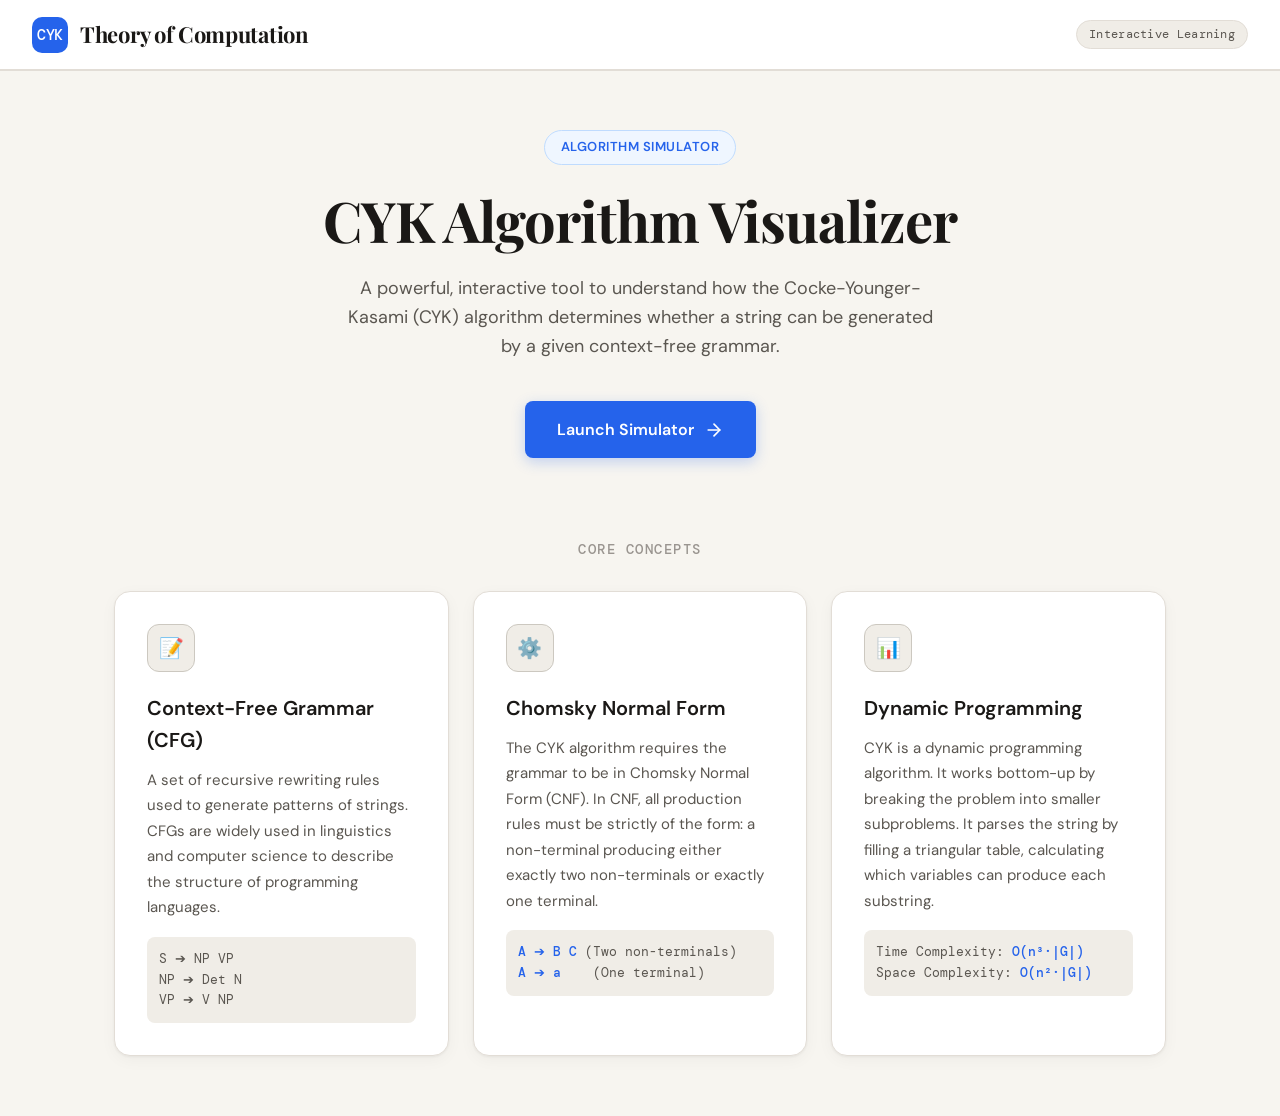
<file: index.html>
<!DOCTYPE html>
<html lang="en">
<head>
<meta charset="UTF-8">
<meta name="viewport" content="width=device-width, initial-scale=1.0">
<title>CYK Algorithm Visualizer - Theory of Computation</title>
<link rel="preconnect" href="https://fonts.googleapis.com">
<link href="https://fonts.googleapis.com/css2?family=DM+Mono:wght@300;400;500&family=DM+Sans:wght@300;400;500;600;700&family=Playfair+Display:wght@600;700&display=swap" rel="stylesheet">
<link rel="stylesheet" href="css/index.css">
</head>
<body>

<header>
  <a href="#" class="logo">
    <div class="logo-icon">CYK</div>
    Theory of Computation
  </a>
  <span class="header-badge">Interactive Learning</span>
</header>

<main>
  <section class="hero">
    <div class="hero-badge">Algorithm Simulator</div>
    <h1>CYK Algorithm Visualizer</h1>
    <p class="hero-desc">
      A powerful, interactive tool to understand how the Cocke-Younger-Kasami (CYK) algorithm determines whether a string can be generated by a given context-free grammar.
    </p>
    <a href="simulator.html" class="cta-button">
      Launch Simulator
      <svg width="20" height="20" viewBox="0 0 24 24" fill="none" stroke="currentColor" stroke-width="2" stroke-linecap="round" stroke-linejoin="round">
        <line x1="5" y1="12" x2="19" y2="12"></line>
        <polyline points="12 5 19 12 12 19"></polyline>
      </svg>
    </a>
  </section>

  <div class="concepts-title">Core Concepts</div>
  <section class="concepts-grid">
    
    <div class="concept-card">
      <div class="concept-icon">📝</div>
      <h3>Context-Free Grammar (CFG)</h3>
      <p>
        A set of recursive rewriting rules used to generate patterns of strings. CFGs are widely used in linguistics and computer science to describe the structure of programming languages.
      </p>
      <div class="concept-example">
        S ➔ NP VP<br>
        NP ➔ Det N<br>
        VP ➔ V NP
      </div>
    </div>

    <div class="concept-card">
      <div class="concept-icon">⚙️</div>
      <h3>Chomsky Normal Form</h3>
      <p>
        The CYK algorithm requires the grammar to be in Chomsky Normal Form (CNF). In CNF, all production rules must be strictly of the form: a non-terminal producing either exactly two non-terminals or exactly one terminal.
      </p>
      <div class="concept-example">
        <span>A ➔ B C</span> (Two non-terminals)<br>
        <span>A ➔ a</span> &nbsp;&nbsp;&nbsp;(One terminal)
      </div>
    </div>

    <div class="concept-card">
      <div class="concept-icon">📊</div>
      <h3>Dynamic Programming</h3>
      <p>
        CYK is a dynamic programming algorithm. It works bottom-up by breaking the problem into smaller subproblems. It parses the string by filling a triangular table, calculating which variables can produce each substring.
      </p>
      <div class="concept-example">
        Time Complexity: <span>O(n³·|G|)</span><br>
        Space Complexity: <span>O(n²·|G|)</span>
      </div>
    </div>

  </section>
</main>

</body>
</html>
</file>
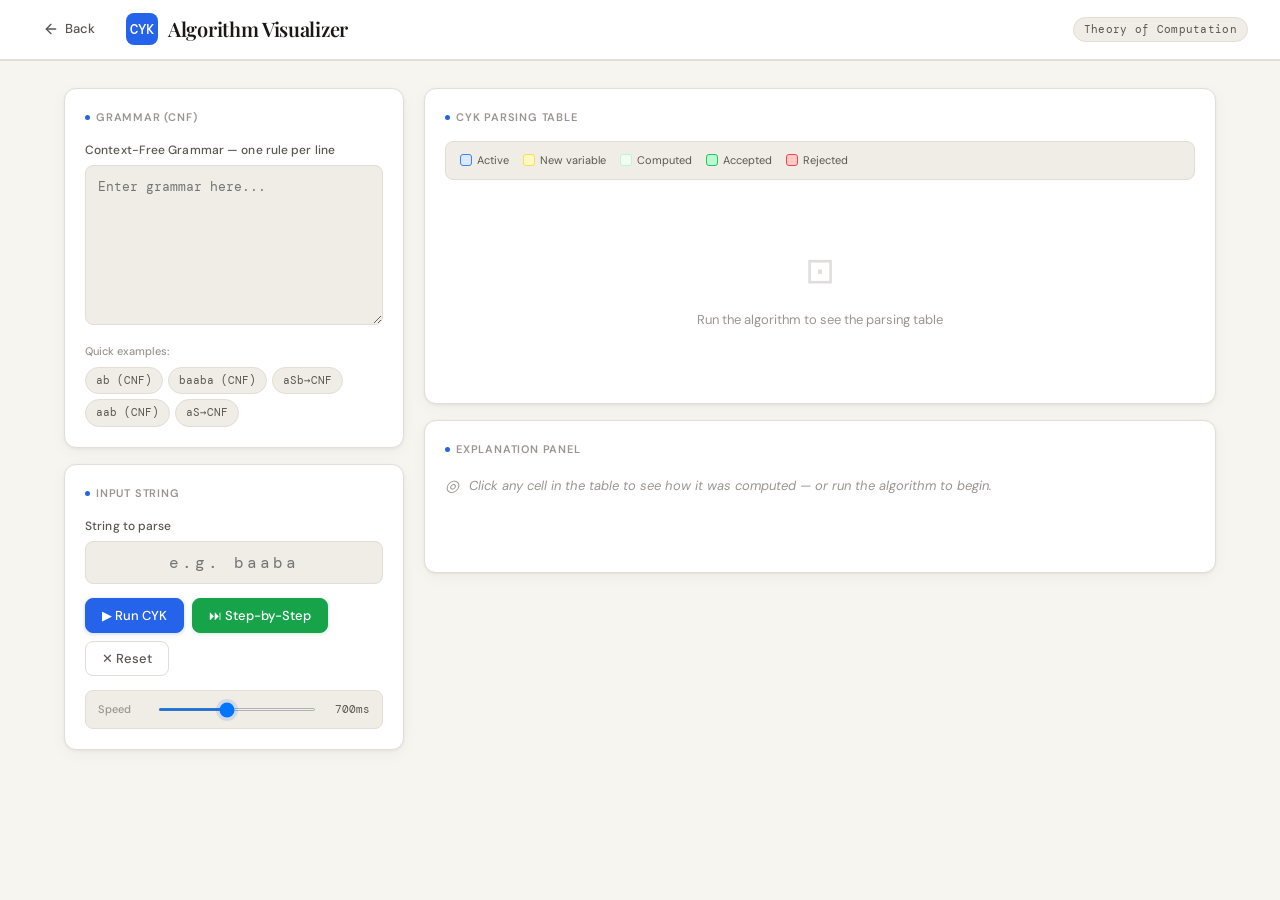
<file: simulator.html>
<!DOCTYPE html>
<html lang="en">
<head>
<meta charset="UTF-8">
<meta name="viewport" content="width=device-width, initial-scale=1.0">
<title>CYK Algorithm Visualizer</title>
<link rel="preconnect" href="https://fonts.googleapis.com">
<link href="https://fonts.googleapis.com/css2?family=DM+Mono:wght@300;400;500&family=DM+Sans:wght@300;400;500;600&family=Playfair+Display:wght@600&display=swap" rel="stylesheet">
<link rel="stylesheet" href="css/simulator.css">
</head>
<body>

<header>
  <div style="display:flex;align-items:center;gap:16px;">
    <a href="index.html" class="back-link">
      <svg width="16" height="16" viewBox="0 0 24 24" fill="none" stroke="currentColor" stroke-width="2" stroke-linecap="round" stroke-linejoin="round"><line x1="19" y1="12" x2="5" y2="12"></line><polyline points="12 19 5 12 12 5"></polyline></svg>
      Back
    </a>
    <div class="logo">
      <div class="logo-icon">CYK</div>
      Algorithm Visualizer
    </div>
  </div>
  <span class="header-badge">Theory of Computation</span>
</header>

<div class="container">
  <!-- ═══ LEFT PANEL ═══ -->
  <div class="panel-left">

    <!-- Grammar Card -->
    <div class="card">
      <div class="card-title"><span class="card-title-dot"></span>Grammar (CNF)</div>

      <label>Context-Free Grammar — one rule per line</label>
      <textarea id="grammar-input" placeholder="Enter grammar here..."></textarea>

      <div class="cnf-warn" id="cnf-warn"></div>

      <div class="examples-label">Quick examples:</div>
      <div class="examples-row">
        <span class="ex-chip" onclick="loadExample(0)">ab (CNF)</span>
        <span class="ex-chip" onclick="loadExample(1)">baaba (CNF)</span>
        <span class="ex-chip" onclick="loadExample(2)">aSb→CNF</span>
        <span class="ex-chip" onclick="loadExample(3)">aab (CNF)</span>
        <span class="ex-chip" onclick="loadExample(4)">aS→CNF</span>
      </div>
    </div>

    <!-- Input String Card -->
    <div class="card">
      <div class="card-title"><span class="card-title-dot"></span>Input String</div>

      <label>String to parse</label>
      <input type="text" id="string-input" value="" placeholder="e.g. baaba" style="font-size:16px;letter-spacing:3px;text-align:center">

      <div class="btn-row">
        <button class="btn-primary" onclick="runCYK()">▶ Run CYK</button>
        <button class="btn-green" onclick="stepMode()">⏭ Step-by-Step</button>
        <button class="btn-ghost" onclick="resetAll()">✕ Reset</button>
      </div>

      <button class="btn-next" id="next-btn" style="display:none;margin-top:10px;width:100%;justify-content:center" onclick="nextStep()">
        Next Step →
      </button>

      <div class="speed-row">
        <label>Speed</label>
        <input type="range" id="speed" min="100" max="1500" value="700" step="100" oninput="document.getElementById('speed-label').textContent=this.value+'ms'">
        <span class="speed-val" id="speed-label">700ms</span>
      </div>
    </div>

    <!-- Algorithm Stats Card -->
    <div class="card" id="stats-card" style="display:none">
      <div class="card-title"><span class="card-title-dot"></span>Run Statistics</div>
      <div class="algo-info">
        <div class="algo-stat">
          <div class="algo-stat-label">String length</div>
          <div class="algo-stat-value" id="stat-n">—</div>
        </div>
        <div class="algo-stat">
          <div class="algo-stat-label">Total cells</div>
          <div class="algo-stat-value" id="stat-cells">—</div>
        </div>
        <div class="algo-stat">
          <div class="algo-stat-label">Variables</div>
          <div class="algo-stat-value" id="stat-vars">—</div>
        </div>
        <div class="algo-stat">
          <div class="algo-stat-label">Rules</div>
          <div class="algo-stat-value" id="stat-rules">—</div>
        </div>
      </div>
    </div>

  </div>

  <!-- ═══ RIGHT PANEL ═══ -->
  <div class="panel-right">

    <!-- Status bar -->
    <div id="status-bar"></div>

    <!-- Table Card -->
    <div class="card">
      <div class="card-title"><span class="card-title-dot"></span>CYK Parsing Table</div>

      <div class="progress-wrap" id="progress-wrap">
        <div class="progress-bar" id="progress-bar"></div>
      </div>

      <div class="legend">
        <div class="leg-item"><div class="leg-box" style="background:#dbeafe;border-color:#3b82f6"></div>Active</div>
        <div class="leg-item"><div class="leg-box" style="background:#fef9c3;border-color:#fde047"></div>New variable</div>
        <div class="leg-item"><div class="leg-box" style="background:#f0fdf4;border-color:#bbf7d0"></div>Computed</div>
        <div class="leg-item"><div class="leg-box" style="background:#bbf7d0;border-color:#22c55e"></div>Accepted</div>
        <div class="leg-item"><div class="leg-box" style="background:#fecaca;border-color:#ef4444"></div>Rejected</div>
      </div>

      <div class="table-scroll" id="table-wrap">
        <div class="empty-table">
          <div class="empty-table-icon">⊡</div>
          <div>Run the algorithm to see the parsing table</div>
        </div>
      </div>
    </div>

    <!-- Explanation Card -->
    <div class="card">
      <div class="card-title"><span class="card-title-dot"></span>Explanation Panel</div>
      <div class="explain-inner" id="explain-panel">
        <div class="empty-state">
          <span style="font-size:16px">◎</span>
          Click any cell in the table to see how it was computed — or run the algorithm to begin.
        </div>
      </div>
    </div>

  </div>
</div>

<script src="js/simulator.js"></script>
</body>
</html>
</file>
<file: css/index.css>
:root {
    --bg: #f7f5f0;
    --surface: #ffffff;
    --surface2: #f0ede7;
    --border: #e2ddd6;
    --border2: #ccc8c0;
    --text: #1a1816;
    --text2: #5a5650;
    --text3: #9a9590;
    --accent: #2563eb;
    --accent-light: #eff6ff;
    --accent-border: #bfdbfe;
    --shadow: 0 1px 3px rgba(0,0,0,0.06), 0 4px 16px rgba(0,0,0,0.04);
    --shadow-md: 0 4px 12px rgba(0,0,0,0.08), 0 12px 40px rgba(0,0,0,0.08);
    --radius: 16px;
    --radius-sm: 8px;
  }

  *, *::before, *::after { box-sizing: border-box; margin: 0; padding: 0; }

  body {
    font-family: 'DM Sans', sans-serif;
    background: var(--bg);
    color: var(--text);
    min-height: 100vh;
    font-size: 16px;
    line-height: 1.6;
    display: flex;
    flex-direction: column;
  }

  /* ── Header ── */
  header {
    background: var(--surface);
    border-bottom: 1px solid var(--border);
    padding: 0 32px;
    display: flex;
    align-items: center;
    justify-content: space-between;
    height: 70px;
    position: sticky;
    top: 0;
    z-index: 100;
    box-shadow: 0 1px 0 var(--border);
  }
  .logo {
    display: flex;
    align-items: center;
    gap: 12px;
    font-family: 'Playfair Display', serif;
    font-size: 22px;
    font-weight: 700;
    color: var(--text);
    letter-spacing: -0.3px;
    text-decoration: none;
  }
  .logo-icon {
    width: 36px; height: 36px;
    background: var(--accent);
    border-radius: 10px;
    display: flex; align-items: center; justify-content: center;
    color: white;
    font-size: 15px;
    font-family: 'DM Mono', monospace;
    font-weight: 500;
  }
  .header-badge {
    font-size: 12px;
    font-family: 'DM Mono', monospace;
    background: var(--surface2);
    border: 1px solid var(--border);
    border-radius: 20px;
    padding: 4px 12px;
    color: var(--text2);
    letter-spacing: 0.3px;
  }

  /* ── Main Content ── */
  main {
    flex: 1;
    display: flex;
    flex-direction: column;
    align-items: center;
    padding: 60px 24px;
    max-width: 1100px;
    margin: 0 auto;
    width: 100%;
  }

  /* ── Hero Section ── */
  .hero {
    text-align: center;
    max-width: 800px;
    margin-bottom: 80px;
    animation: fadeUp 0.6s ease-out both;
  }
  @keyframes fadeUp {
    from { opacity: 0; transform: translateY(20px); }
    to   { opacity: 1; transform: translateY(0); }
  }

  .hero-badge {
    display: inline-block;
    padding: 6px 16px;
    background: var(--accent-light);
    color: var(--accent);
    border: 1px solid var(--accent-border);
    border-radius: 30px;
    font-size: 13px;
    font-weight: 600;
    letter-spacing: 0.5px;
    text-transform: uppercase;
    margin-bottom: 24px;
  }

  h1 {
    font-family: 'Playfair Display', serif;
    font-size: 56px;
    font-weight: 700;
    line-height: 1.1;
    color: var(--text);
    margin-bottom: 24px;
    letter-spacing: -1px;
  }

  .hero-desc {
    font-size: 18px;
    color: var(--text2);
    max-width: 600px;
    margin: 0 auto 40px;
  }

  .cta-button {
    display: inline-flex;
    align-items: center;
    justify-content: center;
    padding: 16px 32px;
    background: var(--accent);
    color: white;
    border-radius: var(--radius-sm);
    font-size: 16px;
    font-weight: 600;
    text-decoration: none;
    box-shadow: 0 4px 14px rgba(37,99,235,0.25);
    transition: all 0.2s ease;
    gap: 10px;
  }
  .cta-button:hover {
    background: #1d4ed8;
    transform: translateY(-2px);
    box-shadow: 0 6px 20px rgba(37,99,235,0.3);
  }
  .cta-button:active {
    transform: translateY(0);
  }

  /* ── Concepts Section ── */
  .concepts-title {
    font-family: 'DM Mono', monospace;
    font-size: 14px;
    font-weight: 500;
    color: var(--text3);
    text-transform: uppercase;
    letter-spacing: 1.5px;
    margin-bottom: 30px;
    text-align: center;
    width: 100%;
  }

  .concepts-grid {
    display: grid;
    grid-template-columns: repeat(auto-fit, minmax(300px, 1fr));
    gap: 24px;
    width: 100%;
    animation: fadeUp 0.8s ease-out both;
    animation-delay: 0.2s;
  }

  .concept-card {
    background: var(--surface);
    border: 1px solid var(--border);
    border-radius: var(--radius);
    padding: 32px;
    box-shadow: var(--shadow);
    transition: transform 0.2s, box-shadow 0.2s;
  }
  .concept-card:hover {
    transform: translateY(-4px);
    box-shadow: var(--shadow-md);
  }

  .concept-icon {
    width: 48px;
    height: 48px;
    background: var(--surface2);
    border: 1px solid var(--border2);
    border-radius: 12px;
    display: flex;
    align-items: center;
    justify-content: center;
    font-size: 20px;
    margin-bottom: 20px;
    color: var(--text);
  }

  .concept-card h3 {
    font-size: 20px;
    font-weight: 600;
    margin-bottom: 12px;
    color: var(--text);
  }

  .concept-card p {
    font-size: 15px;
    color: var(--text2);
    line-height: 1.7;
  }
  
  .concept-example {
    margin-top: 16px;
    padding: 12px;
    background: var(--surface2);
    border-radius: var(--radius-sm);
    font-family: 'DM Mono', monospace;
    font-size: 13px;
    color: var(--text2);
  }
  .concept-example span {
    color: var(--accent);
    font-weight: 500;
  }

  @media (max-width: 768px) {
    h1 { font-size: 40px; }
    .hero-desc { font-size: 16px; }
    .concepts-grid { grid-template-columns: 1fr; }
  }
</file>
<file: css/simulator.css>
:root {
    --bg: #f7f5f0;
    --surface: #ffffff;
    --surface2: #f0ede7;
    --border: #e2ddd6;
    --border2: #ccc8c0;
    --text: #1a1816;
    --text2: #5a5650;
    --text3: #9a9590;
    --accent: #2563eb;
    --accent-light: #eff6ff;
    --accent-border: #bfdbfe;
    --green: #16a34a;
    --green-light: #f0fdf4;
    --green-border: #bbf7d0;
    --red: #dc2626;
    --red-light: #fef2f2;
    --red-border: #fecaca;
    --amber: #d97706;
    --amber-light: #fffbeb;
    --amber-border: #fde68a;
    --shadow: 0 1px 3px rgba(0,0,0,0.06), 0 4px 16px rgba(0,0,0,0.04);
    --shadow-md: 0 2px 8px rgba(0,0,0,0.08), 0 8px 32px rgba(0,0,0,0.06);
    --radius: 12px;
    --radius-sm: 8px;
    --radius-xs: 5px;
  }

  *, *::before, *::after { box-sizing: border-box; margin: 0; padding: 0; }

  body {
    font-family: 'DM Sans', sans-serif;
    background: var(--bg);
    color: var(--text);
    min-height: 100vh;
    font-size: 14px;
    line-height: 1.6;
  }

  /* ── Header ── */
  header {
    background: var(--surface);
    border-bottom: 1px solid var(--border);
    padding: 0 32px;
    display: flex;
    align-items: center;
    justify-content: space-between;
    height: 60px;
    position: sticky;
    top: 0;
    z-index: 100;
    box-shadow: 0 1px 0 var(--border);
  }
  .logo {
    display: flex;
    align-items: center;
    gap: 10px;
    font-family: 'Playfair Display', serif;
    font-size: 20px;
    font-weight: 600;
    color: var(--text);
    letter-spacing: -0.3px;
  }
  .logo-icon {
    width: 32px; height: 32px;
    background: var(--accent);
    border-radius: 8px;
    display: flex; align-items: center; justify-content: center;
    color: white;
    font-size: 14px;
    font-family: 'DM Mono', monospace;
    font-weight: 500;
  }
  .header-badge {
    font-size: 11px;
    font-family: 'DM Mono', monospace;
    background: var(--surface2);
    border: 1px solid var(--border);
    border-radius: 20px;
    padding: 3px 10px;
    color: var(--text2);
    letter-spacing: 0.3px;
  }
  .back-link {
    display: inline-flex;
    align-items: center;
    gap: 6px;
    text-decoration: none;
    color: var(--text2);
    font-weight: 500;
    font-size: 13px;
    padding: 6px 10px;
    border-radius: 6px;
    transition: background 0.15s, color 0.15s;
    border: 1px solid transparent;
    margin-right: 4px;
  }
  .back-link:hover {
    background: var(--surface2);
    color: var(--text);
    border-color: var(--border);
  }

  /* ── Layout ── */
  .container {
    max-width: 1200px;
    margin: 0 auto;
    padding: 28px 24px 48px;
    display: grid;
    grid-template-columns: 340px 1fr;
    grid-template-rows: auto auto 1fr;
    gap: 20px;
  }

  .panel-left {
    grid-column: 1;
    grid-row: 1 / 4;
    display: flex;
    flex-direction: column;
    gap: 16px;
  }

  .panel-right {
    grid-column: 2;
    grid-row: 1 / 4;
    display: flex;
    flex-direction: column;
    gap: 16px;
  }

  /* ── Cards ── */
  .card {
    background: var(--surface);
    border: 1px solid var(--border);
    border-radius: var(--radius);
    padding: 20px;
    box-shadow: var(--shadow);
    animation: fadeUp 0.3s ease both;
  }
  @keyframes fadeUp {
    from { opacity: 0; transform: translateY(8px); }
    to   { opacity: 1; transform: translateY(0); }
  }

  .card-title {
    font-size: 11px;
    font-weight: 600;
    letter-spacing: 0.8px;
    text-transform: uppercase;
    color: var(--text3);
    margin-bottom: 14px;
    display: flex;
    align-items: center;
    gap: 6px;
  }
  .card-title-dot {
    width: 5px; height: 5px;
    border-radius: 50%;
    background: var(--accent);
  }

  /* ── Form elements ── */
  label {
    display: block;
    font-size: 12px;
    font-weight: 500;
    color: var(--text2);
    margin-bottom: 5px;
    letter-spacing: 0.1px;
  }

  textarea, input[type=text] {
    width: 100%;
    border: 1px solid var(--border);
    border-radius: var(--radius-sm);
    padding: 10px 12px;
    font-size: 13px;
    font-family: 'DM Mono', monospace;
    background: var(--surface2);
    color: var(--text);
    transition: border-color 0.15s, background 0.15s, box-shadow 0.15s;
    outline: none;
    resize: vertical;
  }
  textarea:focus, input:focus {
    border-color: var(--accent);
    background: var(--surface);
    box-shadow: 0 0 0 3px rgba(37,99,235,0.08);
  }
  textarea { line-height: 1.7; min-height: 160px; }

  /* ── Buttons ── */
  .btn-row {
    display: flex;
    gap: 8px;
    flex-wrap: wrap;
    margin-top: 14px;
  }

  button {
    border-radius: var(--radius-sm);
    padding: 8px 16px;
    font-size: 13px;
    font-weight: 500;
    font-family: 'DM Sans', sans-serif;
    cursor: pointer;
    border: 1px solid var(--border2);
    background: var(--surface);
    color: var(--text);
    transition: all 0.15s;
    display: inline-flex;
    align-items: center;
    gap: 6px;
  }
  button:hover { background: var(--surface2); border-color: var(--text3); }
  button:active { transform: scale(0.98); }

  .btn-primary {
    background: var(--accent);
    color: white;
    border-color: var(--accent);
    box-shadow: 0 1px 4px rgba(37,99,235,0.25);
  }
  .btn-primary:hover { background: #1d4ed8; border-color: #1d4ed8; }

  .btn-green {
    background: var(--green);
    color: white;
    border-color: var(--green);
    box-shadow: 0 1px 4px rgba(22,163,74,0.2);
  }
  .btn-green:hover { background: #15803d; border-color: #15803d; }

  .btn-ghost {
    background: transparent;
    color: var(--text2);
    border-color: var(--border);
  }
  .btn-ghost:hover { color: var(--text); background: var(--surface2); }

  .btn-next {
    background: linear-gradient(135deg, #059669, #0d9488);
    color: white;
    border-color: transparent;
    box-shadow: 0 1px 4px rgba(5,150,105,0.3);
  }
  .btn-next:hover { 
    background: linear-gradient(135deg, #059669, #0d9488);
    border-color: transparent;
    opacity: 0.9; 
    transform: translateY(-1px);
    box-shadow: 0 4px 12px rgba(5,150,105,0.4);
  }

  /* ── Example chips ── */
  .examples-label {
    font-size: 11px;
    color: var(--text3);
    margin-top: 12px;
    margin-bottom: 6px;
    font-weight: 500;
  }
  .examples-row {
    display: flex;
    gap: 5px;
    flex-wrap: wrap;
  }
  .ex-chip {
    font-size: 11px;
    padding: 4px 10px;
    border-radius: 20px;
    border: 1px solid var(--border);
    background: var(--surface2);
    color: var(--text2);
    cursor: pointer;
    transition: all 0.15s;
    font-family: 'DM Mono', monospace;
  }
  .ex-chip:hover {
    background: var(--accent-light);
    border-color: var(--accent-border);
    color: var(--accent);
  }

  /* ── Speed control ── */
  .speed-row {
    display: flex;
    align-items: center;
    gap: 10px;
    margin-top: 14px;
    padding: 10px 12px;
    background: var(--surface2);
    border-radius: var(--radius-sm);
    border: 1px solid var(--border);
  }
  .speed-row label {
    margin: 0;
    font-size: 11px;
    font-weight: 500;
    color: var(--text3);
    white-space: nowrap;
    width: 50px;
  }
  input[type=range] {
    flex: 1;
    height: 3px;
    background: var(--border2);
    border-radius: 2px;
    outline: none;
    cursor: pointer;
  }
  input[type=range]::-webkit-slider-thumb {
    -webkit-appearance: none;
    width: 14px; height: 14px;
    border-radius: 50%;
    background: var(--accent);
    cursor: pointer;
    box-shadow: 0 0 0 3px rgba(37,99,235,0.15);
  }
  .speed-val {
    font-size: 11px;
    font-family: 'DM Mono', monospace;
    color: var(--text2);
    min-width: 44px;
    text-align: right;
  }

  /* ── CNF warning / conversion log ── */
  .cnf-step {
    margin-bottom: 10px;
    padding: 8px 10px;
    background: rgba(255,255,255,0.6);
    border: 1px solid #fde68a;
    border-radius: 6px;
    font-size: 11px;
    line-height: 1.6;
  }
  .cnf-step-label {
    display: inline-block;
    font-family: 'DM Mono', monospace;
    font-weight: 500;
    font-size: 10px;
    background: #fde68a;
    color: #78350f;
    border-radius: 4px;
    padding: 1px 6px;
    margin-right: 6px;
    margin-bottom: 4px;
  }
  .cnf-grammar {
    margin-top: 5px;
    font-family: 'DM Mono', monospace;
    font-size: 10px;
    white-space: pre-wrap;
    color: #78350f;
    background: rgba(255,255,255,0.5);
    border-radius: 4px;
    padding: 4px 6px;
    border: 1px solid #fde68a;
  }
  .cnf-warn {
    display: none;
    margin-top: 10px;
    padding: 10px 12px;
    background: var(--amber-light);
    border: 1px solid var(--amber-border);
    border-radius: var(--radius-sm);
    font-size: 12px;
    color: #92400e;
    line-height: 1.5;
    max-height: 280px;
    overflow-y: auto;
  }

  /* ── Status bar ── */
  #status-bar {
    display: none;
    padding: 14px 18px;
    border-radius: var(--radius);
    font-size: 14px;
    font-weight: 600;
    letter-spacing: 0.1px;
    animation: popIn 0.35s cubic-bezier(0.175, 0.885, 0.32, 1.275) both;
  }
  @keyframes popIn {
    from { opacity: 0; transform: scale(0.95); }
    to   { opacity: 1; transform: scale(1); }
  }
  .status-accepted {
    background: var(--green-light);
    border: 1.5px solid var(--green-border);
    color: #14532d;
  }
  .status-rejected {
    background: var(--red-light);
    border: 1.5px solid var(--red-border);
    color: #7f1d1d;
  }
  .status-info {
    background: var(--accent-light);
    border: 1.5px solid var(--accent-border);
    color: #1e3a8a;
  }

  /* ── Legend ── */
  .legend {
    display: flex;
    gap: 14px;
    flex-wrap: wrap;
    padding: 10px 14px;
    background: var(--surface2);
    border-radius: var(--radius-sm);
    border: 1px solid var(--border);
    margin-bottom: 14px;
  }
  .leg-item {
    display: flex;
    align-items: center;
    gap: 5px;
    font-size: 11px;
    color: var(--text2);
  }
  .leg-box {
    width: 12px; height: 12px;
    border-radius: 3px;
    border: 1px solid transparent;
    flex-shrink: 0;
  }

  /* ── Table ── */
  .table-scroll {
    overflow-x: auto;
    padding-bottom: 4px;
  }

  table.cyk {
    border-collapse: separate;
    border-spacing: 4px;
    font-size: 12px;
  }

  table.cyk td {
    width: 68px;
    height: 60px;
    text-align: center;
    vertical-align: middle;
    padding: 4px 3px;
    cursor: pointer;
    transition: all 0.2s ease;
    border-radius: 8px;
    position: relative;
    border: 1.5px solid var(--border);
    background: var(--surface2);
  }
  table.cyk td:hover:not(.empty-cell) {
    border-color: var(--accent);
    box-shadow: 0 0 0 2px rgba(37,99,235,0.1);
    transform: translateY(-1px);
  }

  td.active-cell {
    background: #dbeafe !important;
    border-color: #3b82f6 !important;
    box-shadow: 0 0 0 3px rgba(59,130,246,0.15) !important;
    animation: pulse 0.6s ease;
  }
  @keyframes pulse {
    0%   { transform: scale(1); }
    40%  { transform: scale(1.06); }
    100% { transform: scale(1); }
  }

  td.new-var { background: #fef9c3 !important; border-color: #fde047 !important; }
  td.done-cell { background: var(--green-light); border-color: var(--green-border); }
  td.empty-cell { background: transparent; border-color: transparent; cursor: default; }
  td.empty-cell:hover { transform: none; box-shadow: none; }

  td.accept-cell {
    background: #bbf7d0 !important;
    border-color: #22c55e !important;
    box-shadow: 0 0 0 3px rgba(34,197,94,0.2) !important;
    animation: acceptPop 0.5s cubic-bezier(0.175, 0.885, 0.32, 1.275);
  }
  td.reject-cell {
    background: #fecaca !important;
    border-color: #ef4444 !important;
    box-shadow: 0 0 0 3px rgba(239,68,68,0.15) !important;
    animation: acceptPop 0.5s cubic-bezier(0.175, 0.885, 0.32, 1.275);
  }
  @keyframes acceptPop {
    0% { transform: scale(1); }
    50% { transform: scale(1.08); }
    100% { transform: scale(1); }
  }

  .cell-vars {
    font-family: 'DM Mono', monospace;
    font-size: 12px;
    font-weight: 500;
    color: #1e40af;
    line-height: 1.4;
  }
  .cell-pos {
    position: absolute;
    top: 3px;
    left: 4px;
    font-size: 8px;
    color: var(--text3);
    font-family: 'DM Mono', monospace;
  }
  .col-header {
    font-size: 12px;
    font-family: 'DM Mono', monospace;
    font-weight: 500;
    color: var(--text2);
    text-align: center;
    padding: 4px 2px;
    border: none !important;
    background: transparent !important;
    cursor: default !important;
    width: 68px;
    height: auto !important;
  }
  .col-header:hover { transform: none !important; box-shadow: none !important; }
  .col-char { font-size: 15px; color: var(--accent); display: block; }
  .col-idx { font-size: 9px; color: var(--text3); }
  .row-label {
    font-size: 10px;
    font-family: 'DM Mono', monospace;
    color: var(--text3);
    text-align: right;
    padding-right: 6px;
    width: 30px;
    border: none !important;
    background: transparent !important;
    cursor: default !important;
    white-space: nowrap;
  }
  .row-label:hover { transform: none !important; box-shadow: none !important; }

  /* ── Explanation panel ── */
  .explain-inner {
    font-size: 13px;
    line-height: 1.7;
    color: var(--text2);
    min-height: 80px;
  }
  .explain-inner .empty-state {
    display: flex;
    align-items: center;
    gap: 10px;
    color: var(--text3);
    font-style: italic;
  }
  .explain-header {
    display: flex;
    align-items: center;
    gap: 8px;
    margin-bottom: 10px;
  }
  .explain-cell-badge {
    font-family: 'DM Mono', monospace;
    font-size: 12px;
    background: var(--accent-light);
    color: var(--accent);
    border: 1px solid var(--accent-border);
    border-radius: 5px;
    padding: 2px 8px;
    font-weight: 500;
  }
  .split-item {
    background: var(--surface2);
    border: 1px solid var(--border);
    border-radius: var(--radius-sm);
    padding: 8px 12px;
    margin-top: 6px;
    font-size: 12px;
  }
  .split-item strong { color: var(--text); }
  .tag {
    display: inline-block;
    padding: 1px 7px;
    border-radius: 4px;
    font-size: 11px;
    font-family: 'DM Mono', monospace;
    font-weight: 500;
  }
  .tag-blue { background: var(--accent-light); color: var(--accent); border: 1px solid var(--accent-border); }
  .tag-green { background: var(--green-light); color: var(--green); border: 1px solid var(--green-border); }
  .tag-amber { background: var(--amber-light); color: var(--amber); border: 1px solid var(--amber-border); }
  .tag-red { background: var(--red-light); color: var(--red); border: 1px solid var(--red-border); }

  /* ── Info strip ── */
  .info-strip {
    display: flex;
    gap: 12px;
    flex-wrap: wrap;
  }
  .info-pill {
    display: flex;
    align-items: center;
    gap: 6px;
    font-size: 11px;
    padding: 5px 10px;
    background: var(--surface2);
    border: 1px solid var(--border);
    border-radius: 20px;
    color: var(--text2);
  }
  .info-pill-dot {
    width: 6px; height: 6px;
    border-radius: 50%;
    background: var(--accent);
  }

  /* ── Progress bar ── */
  .progress-wrap {
    height: 3px;
    background: var(--border);
    border-radius: 2px;
    overflow: hidden;
    margin-bottom: 14px;
    display: none;
  }
  .progress-bar {
    height: 100%;
    background: var(--accent);
    border-radius: 2px;
    transition: width 0.3s ease;
    width: 0%;
  }

  /* ── Empty/placeholder ── */
  .empty-table {
    text-align: center;
    padding: 48px 20px;
    color: var(--text3);
    font-size: 13px;
  }
  .empty-table-icon {
    font-size: 36px;
    margin-bottom: 10px;
    opacity: 0.3;
  }

  /* ── Algorithm info ── */
  .algo-info {
    display: grid;
    grid-template-columns: 1fr 1fr;
    gap: 8px;
    margin-top: 4px;
  }
  .algo-stat {
    padding: 10px 12px;
    background: var(--surface2);
    border: 1px solid var(--border);
    border-radius: var(--radius-sm);
  }
  .algo-stat-label {
    font-size: 10px;
    color: var(--text3);
    font-weight: 500;
    text-transform: uppercase;
    letter-spacing: 0.6px;
    margin-bottom: 3px;
  }
  .algo-stat-value {
    font-size: 18px;
    font-family: 'DM Mono', monospace;
    font-weight: 500;
    color: var(--text);
  }

  /* ── Scrollbar ── */
  ::-webkit-scrollbar { width: 5px; height: 5px; }
  ::-webkit-scrollbar-track { background: var(--surface2); }
  ::-webkit-scrollbar-thumb { background: var(--border2); border-radius: 3px; }

  @media (max-width: 900px) {
    .container { grid-template-columns: 1fr; padding: 16px 12px 40px; }
    .panel-left, .panel-right { grid-column: 1; grid-row: auto; }
  }
</file>
